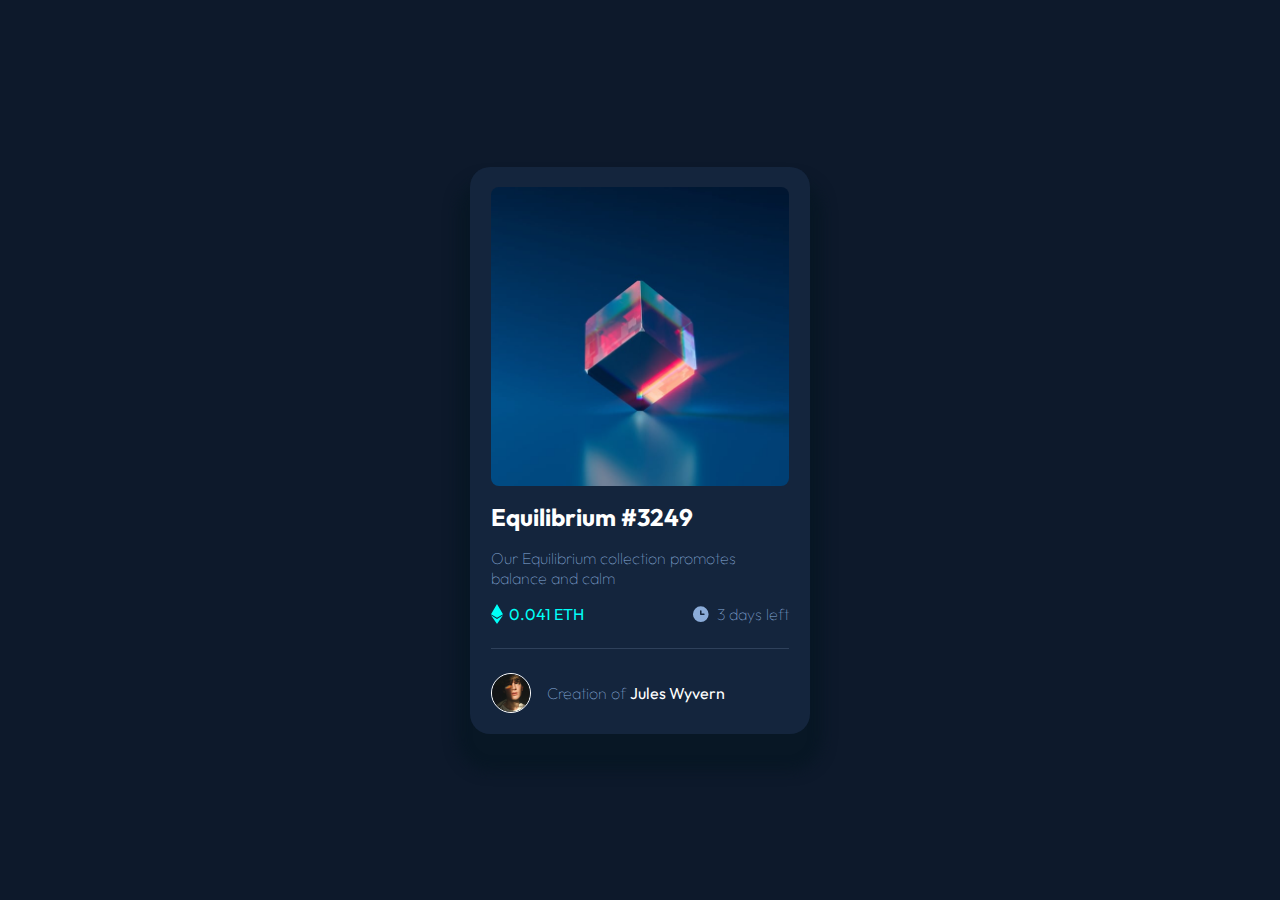
<file: index.html>
<!DOCTYPE html>
<html lang="en">
<head>
	<meta charset="UTF-8">
	<meta http-equiv="X-UA-Compatible" content="IE=edge">
	<meta name="viewport" content="width=device-width, initial-scale=1.0">
	<link rel="preconnect" href="https://fonts.googleapis.com">
	<link rel="preconnect" href="https://fonts.googleapis.com">
	<link rel="preconnect" href="https://fonts.gstatic.com" crossorigin>
	<link href="https://fonts.googleapis.com/css2?family=Outfit:wght@300;400;600&display=swap" rel="stylesheet">
	<link rel="stylesheet" href="./css/styles.css">
	<title>NFT PREVIEW CARD</title>
</head>
<body>
	<div class="container">
		<div class="card-container">
			<div class="preview">
				<img src="./images/image-equilibrium.jpg" alt="nft preview">
				<div class="overlay"></div>
				<div class="img-preview">
					<img src="./images/icon-view.svg" alt="view icon">
				</div>
			</div>
			<a href="#"><h2 class="nft-name">Equilibrium #3249</h2></a>
			<p class="secondary-text">Our Equilibrium collection promotes balance and calm</p>
			<div class="split">
				<div class="price">
					<img src="./images/icon-ethereum.svg" alt="ethereum icon">
					<h4>0.041 ETH</h4>
				</div>
				<div class="time secondary-text">
					<img src="./images/icon-clock.svg" alt="">
					<span>3 days left</span>
				</div>
			</div>
			<hr class="line" />
			<div class="author">
				<img src="./images/image-avatar.png" alt="">
				<p><span class="secondary-text">Creation of </span><a>Jules Wyvern</a></p>
			</div>
		</div>
	</div>
</body>
</html>
</file>
<file: css/styles.css>
:root {
	--main-bg-color: hsl(217, 54%, 11%);
	--card-bg-color: hsl(216, 50%, 16%);
	--line-color: hsl(215, 32%, 27%);
	--white: hsl(0, 0%, 100%);
	--primary-soft-blue: hsl(215, 51%, 70%);
	--primary-cyan: hsl(178, 100%, 50%);
	--outfit-ff: 'Outfit', sans-serif;
}

html {
	box-sizing: border-box;
	font-size: 16px;
}
  
*, *:before, *:after {
	box-sizing: inherit;
}
  
body, h1, h2, h3, h4, h5, h6, p, ol, ul {
	margin: 0;
	padding: 0;
	font-weight: normal;
}

body {
	height: 100vh;
}

img {
	display: block;
	height: auto;
	width: 100%;
	border-radius: 8px;
}

a {
	text-decoration: none;
	color: var(--white);
	cursor: pointer;
}

a:hover {
	color: var(--primary-cyan);
}

.secondary-text {
	font-family: var(--outfit-ff);
	font-weight: 100;
	color: var(--primary-soft-blue);
}

.container {
	display: flex;
	justify-content: center;
	align-items: center;
	background: var(--main-bg-color);
	width: 100%;
	height: 100%;
}
  
.card-container {
	color: var(--white);
	background: var(--card-bg-color);
	padding: 12px;
	display: flex;
	flex-direction: column;
	padding: 1.3rem;
	width: 90%;
	height: auto;
	border-radius: 20px;
	max-width: 340px;
	gap: 1rem;
	font-family: var(--outfit-ff);
	box-shadow: 0px 24px 13px 13px hsl(210, 63%, 9%);
}

.card-container:after {
	box-shadow: 2px 50px var(--line-color);
}

.nft-name {
	font-family: var(--outfit-ff);
	font-weight: bold;
}

.preview {
	position: relative;
	width: 100%;
	height: auto;
}

.split {
	display: flex;
	justify-content: space-between;
}

.split > * img {
	height: 20px;
	width: auto;
}

.price {
	display: flex;
	gap: 0.4rem;
	font-family: var(--outfit-ff);
	color: var(--primary-cyan);
	font-weight: bold;
}

.time {
	display: flex;
	justify-content: center;
	gap: 0.4rem;
}

.line {
	width: 100%;
	height: 1px;
	background-color: var(--line-color);
	border: none;
}

.author {
	display: flex;
	align-items: center;
	gap: 1rem;
}

.author img {
	height: 40px;
	width: auto;
	border: 1px solid white;
	border-radius: 50%;
}

.overlay {
	position: absolute;
	border-radius: 8px;
	top: 0;
	bottom: 0;
	left: 0;
	right: 0;
	height: 100%;
	width: 100%;
	opacity: 0;
	transition: .5s ease;
	background: var(--primary-cyan);
}

.preview:hover .overlay {
	opacity: 0.5;
	cursor: pointer;
}

.preview:hover .img-preview {
	opacity: 1;
	transition: .5s ease;
	display: block;
}

.img-preview {
	position: absolute;
	top: 50%;
  	left: 50%;
	transform: translate(-50%, -50%);
	width: 50px;
	height: auto;
	opacity: 0;
}

.overlay div {
	position: absolute;
	top: 50%;
  	left: 50%;
	transform: translate(-50%, -50%);
}
</file>
